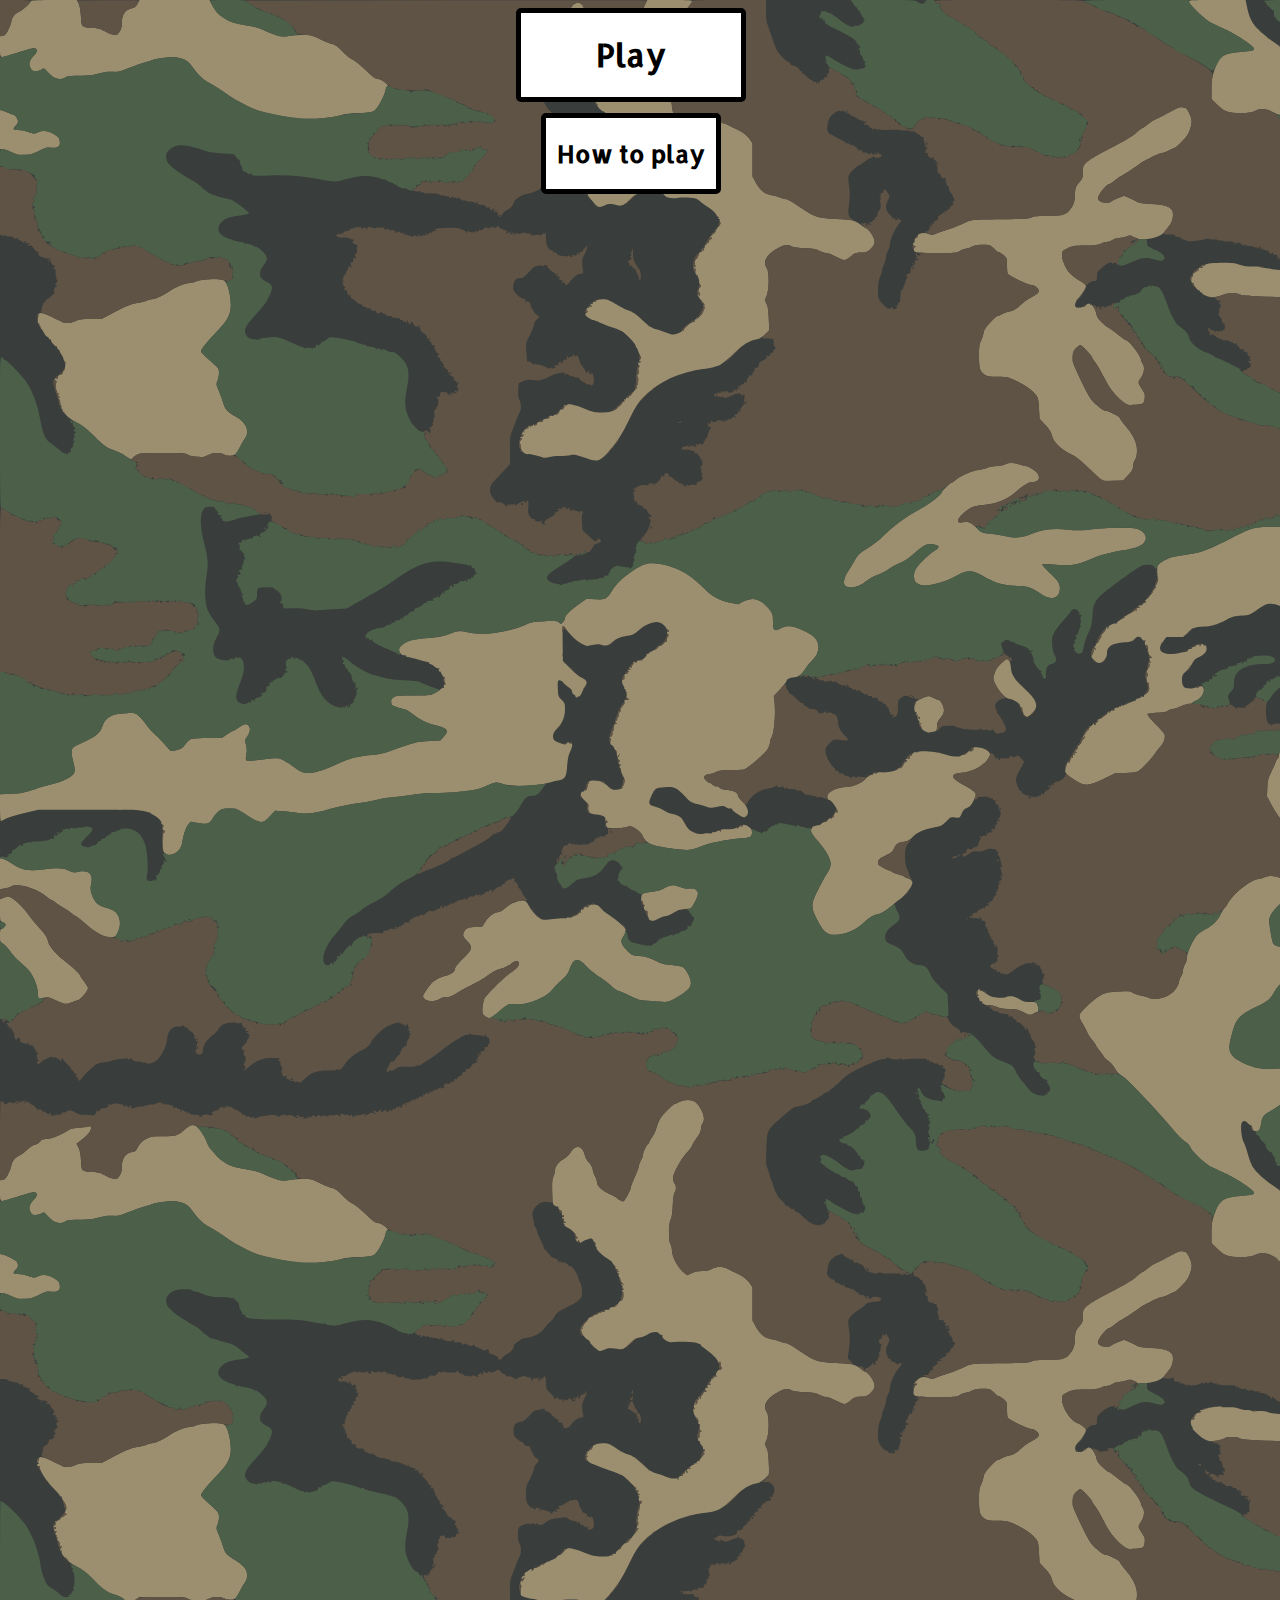
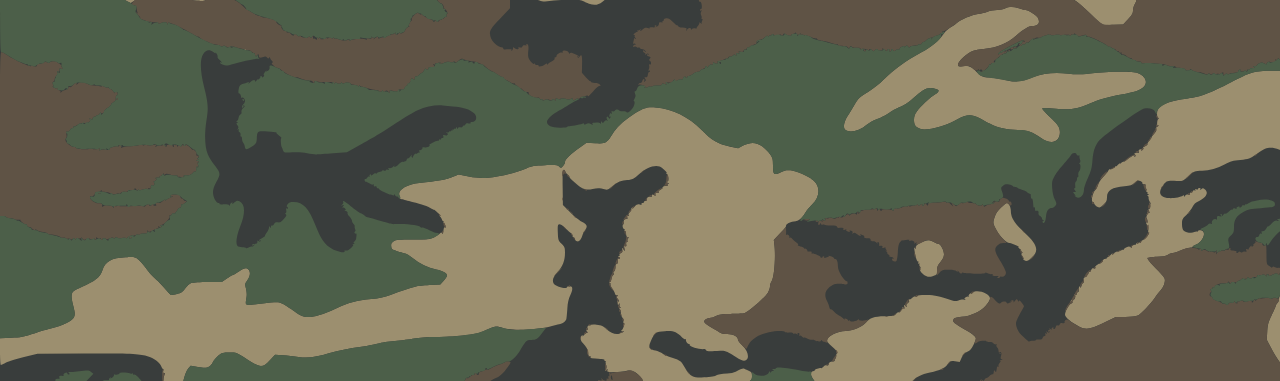
<file: index.html>
<!DOCTYPE html>
<html>
    <link rel="stylesheet" href="style.css">
    <head>
        <title>Infiltrator | Menu</title>
    </head>
    <div class="grid">
        <a id="play" class="menubutton" href="game.html">
            <h1 class="center">Play</h1>
        </a>
        <a id="howtoplay" class="menubutton" href="howtoplay.html">
            <h2 class="center">How to play</h2>
        </a>
    </div>

</html>
</file>
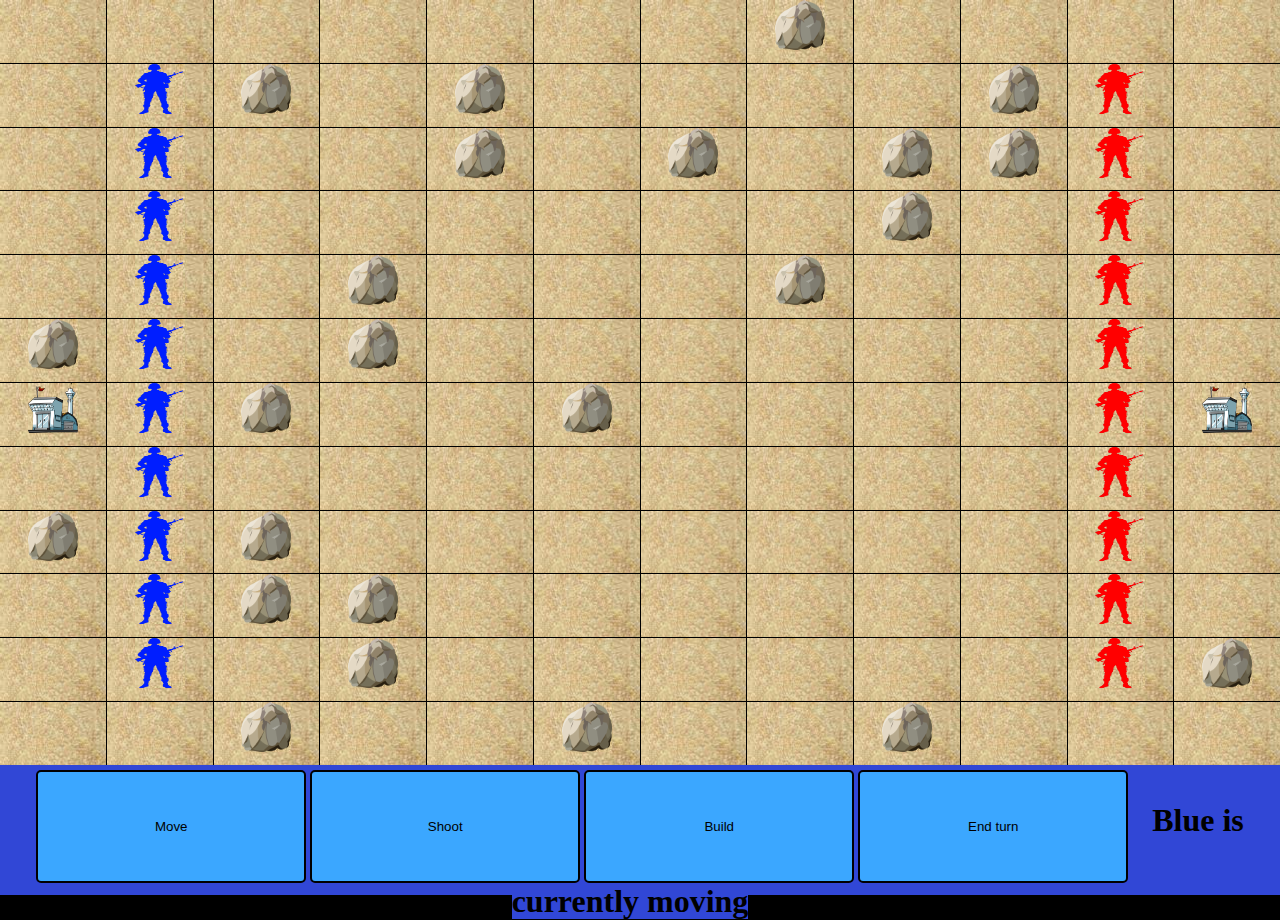
<file: game.html>
<!DOCTYPE html>
<html>
    <link rel="stylesheet" href="game.css">
    <head>
        <title>Infiltrator</title>
    </head>
    <body id="gamegrid">
    </body>
    <div id="turncontrol">
        <button class="phasebutton" onclick="newphase('moving')">Move</button>
        <button class="phasebutton" onclick="newphase('shooting')">Shoot</button>
        <button class="phasebutton" onclick="newphase('building')">Build</button>
        <button class="phasebutton" onclick="finishturn()">End turn</button>
        <h1 id="status"><span id="player">Blue</span> is currently <span id="currentphase">moving</span></h1>
    </div>
    <div id="bluebase" class="baseHP">
        <p id="bluehp">10</p>
    </div>
    <div id="redbase" class="baseHP">
        <p id="redhp">10</p>
    </div>
    <script src="infiltrator.js"></script>
</html>
</file>
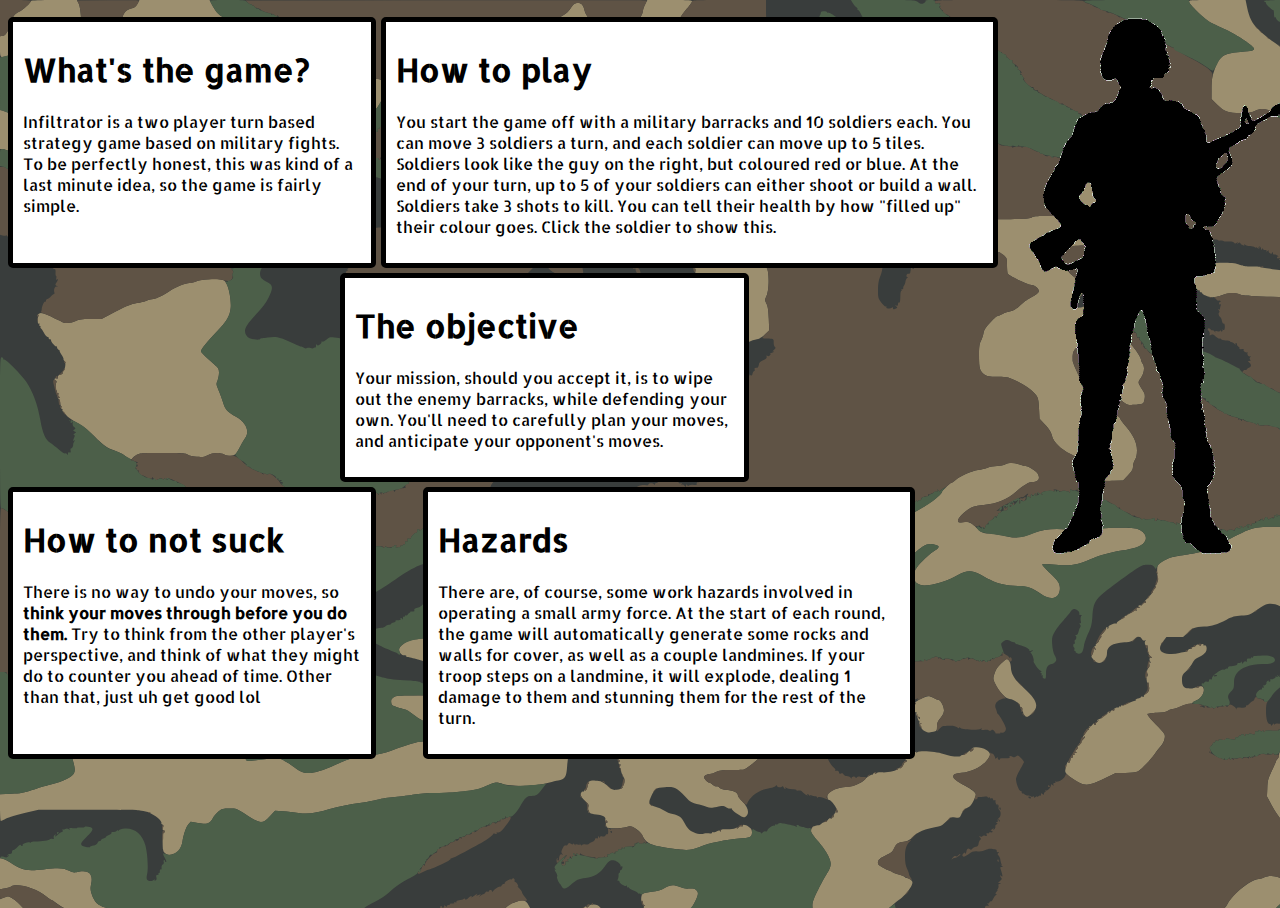
<file: howtoplay.html>
<!DOCTYPE html>
<html>
    <link rel="stylesheet" href="style.css">
    <link rel="stylesheet" href="howtoplay.css">
    <head>
        <title>Infiltrator | How to play</title>
    </head>
    <body class="grid">
        <div id="whatsthegame" class="textdisplay">
            <h1>What's the game?</h1>
            <p>Infiltrator is a two player turn based strategy game based on military fights. To be perfectly honest, this was kind of a last minute idea, so the game is fairly simple.</p>
        </div>
        <div id="objective" class="textdisplay">
            <h1>The objective</h1>
            <p>Your mission, should you accept it, is to wipe out the enemy barracks, while defending your own. You'll need to carefully plan your moves, and anticipate your opponent's moves.</p>
        </div>
        <div id="howtoplaytext" class="textdisplay">
            <h1>How to play</h1>
            <p>You start the game off with a military barracks and 10 soldiers each. You can move 3 soldiers a turn, and each soldier can move up to 5 tiles. Soldiers look like the guy on the right, but coloured red or blue. At the end of your turn, up to 5 of your soldiers can either shoot or build a wall. Soldiers take 3 shots to kill. You can tell their health by how "filled up" their colour goes. Click the soldier to show this.</p>
        </div>
        <div id="howtowin" class="textdisplay">
            <h1>How to not suck</h1>
            <p>There is no way to undo your moves, so <span class="bold">think your moves through before you do them.</span> Try to think from the other player's perspective, and think of what they might do to counter you ahead of time. Other than that, just uh get good lol</p>
        </div>
        <div id="hazards" class="textdisplay">
            <h1>Hazards</h1>
            <p>There are, of course, some work hazards involved in operating a small army force. At the start of each round, the game will automatically generate some rocks and walls for cover, as well as a couple landmines. If your troop steps on a landmine, it will explode, dealing 1 damage to them and stunning them for the rest of the turn.</p>
        </div>
        <img id="soldier" src="./images/soldierred0.png" onclick="changehp()">
        <script src="howtoplay.js"></script>
    </body>
</html>
</file>
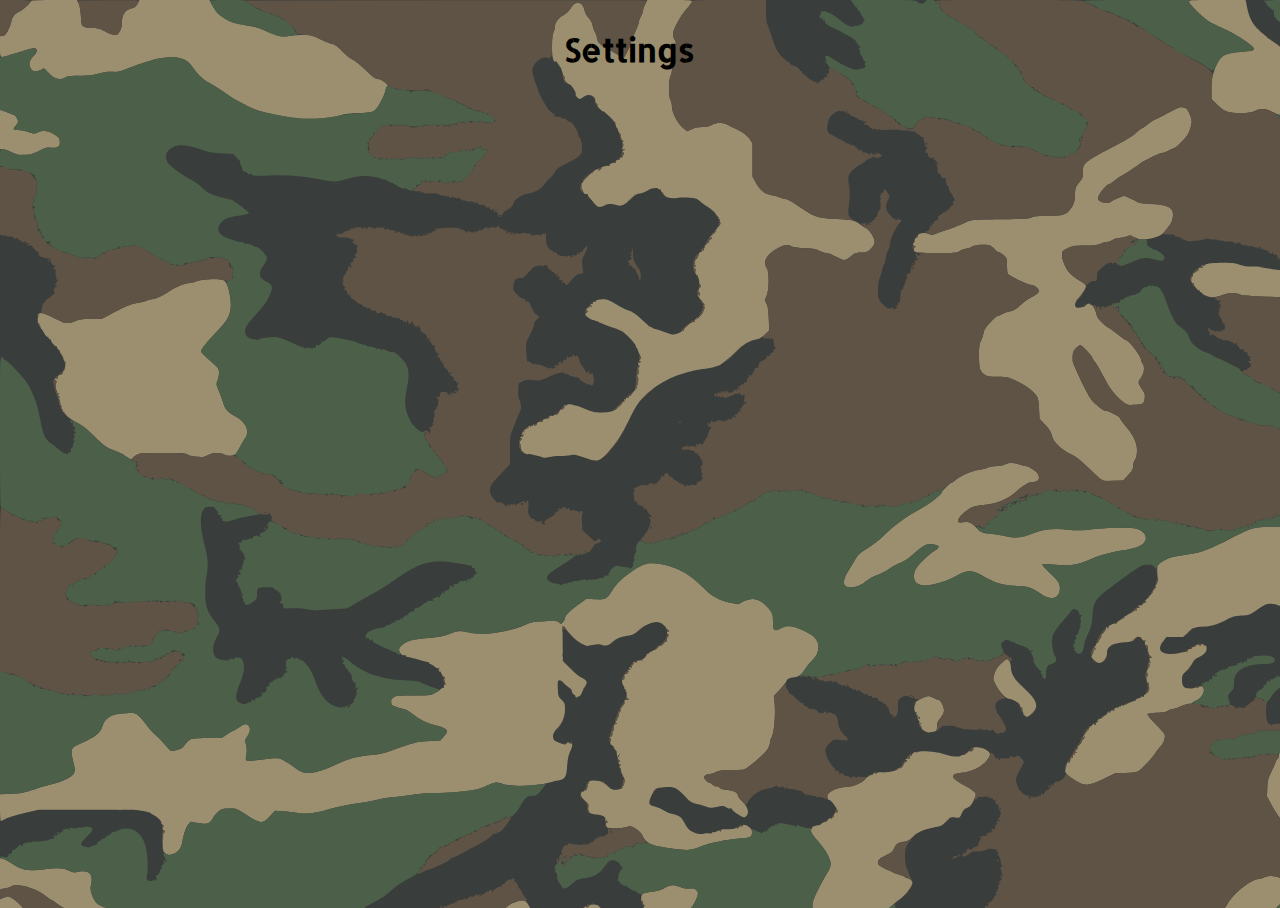
<file: settings.html>
<!DOCTYPE html>
<html>
    <link rel="stylesheet" href="style.css">
    <link rel="stylesheet" href="settings.css">
    <head>
        <title>Infiltrator | Settings</title>
    </head>
    <body class="grid">
        <h1 class="center" id="title">Settings</h1>
    </body>
</html>
</file>
<file: style.css>
@import url('https://fonts.googleapis.com/css2?family=Allerta+Stencil&display=swap');
html{
    height: 100vh;
    width: 100vw;
    overflow: hidden;
}
body{
    height: 100vh;
    width: 100vw;
    background-image: url('./images/camo.svg')
}
.grid{
    display: grid;
    grid-template-columns: repeat(31, 1fr);
    grid-template-rows: repeat(20,1fr);
    justify-items: center;
    grid-gap: 5px;
}
.center{
    align-items: center;
    justify-content: center;
    display: flex;
}
h1{
    font-family: "Allerta Stencil";
}
.menubutton{
    font-family: "Allerta Stencil";
    background-color: white;
    margin-left: 20px;
    margin-right: 20px;
    padding-left: 10px;
    padding-right: 10px;
    border-radius: 5px;
    border: 5px solid black;
    cursor: pointer;
}
#play{
    width: 200px;
    grid-column: 15/17;
}
#play:hover{
    font-size: 20px;
    border-radius: 7px;
    border-width: 7px;
    width: 300px;
}
#howtoplay{
    width: 150px;
    grid-row: 2;
    grid-column: 15/17;
    align-self: center;
    justify-self: center;
}
#howtoplay:hover{
    width: 190px;
    font-size: 20px;
    border-radius: 7px;
    border-width: 7px;
}
a{
    text-decoration: none;
    color: black;
}
</file>
<file: game.css>
@import url('https://fonts.googleapis.com/css2?family=Allerta+Stencil&display=swap');
html{
    margin: 0;
    height: 100%;
    width: 100%;
}
body{
    margin: 0;
    height: 100%;
    width: 100%;
    background-color: black;
}
#gamegrid{
    background-color: black;
    margin: 0;
    height: 85%;
    width: 100%;
    display: grid;
    grid-template-rows: repeat(12, 1fr);
    grid-template-columns: repeat(12, 1fr);
    grid-gap: 1px;
}
#gamegrid *{
    min-height: 50px;
    background-color: rgb(184, 159, 33);
    background-image: url('./images/sand.jpg');
    text-align: center;
}
.gamesprite{
    height: 50px;
    width: 50px;
    justify-self: center;
    align-self: center;
}
.bad{
    background-color: red !important;
    background-image: none !important;
}
.green{
    background-color: green !important;
    background-image: none !important;
}
.selected{
    outline-style: solid;
    outline-color: green;
    outline-width: 5px;
    outline-offset: 0;
    background-color: green;
}
#turncontrol{
    position: absolute;
    justify-self: center;
    margin-top: 85vh;
    background-color: rgb(49, 71, 214);
    height: 13.3vh;
    width: 99.34vw;
    padding: 5px;
    background-image: none;
}
#turncontrol *{
    background-color: rgb(49,71,214);
    background-image: none;
}
#turncontrol button{
    background-color: rgb(59, 167, 255);
    border-radius: 5px;
    border: 2px solid black;
}
.phasebutton{
    height: 12.5vh;
    width: 30vh;
}
#bluebase{
    position: absolute;
    width: 50px;
    height: 10px;
    margin-top: 35vh;
    margin-left: 2.5vw;
    background-color: transparent;
    padding: 0px;
    background-image: none;
}
#bluebase *{
    background-color: transparent;
    color: transparent;
    font-size: 25px;
    cursor: default;
    background-image: none;
}
#bluebase *:hover{
    color: black;
}
#redbase{
    position: absolute;
    width: 50px;
    height: 10px;
    margin-top: 35vh;
    margin-left: 93vw;
    background-color: transparent;
    padding: 0px;
    background-image: none;
}
#redbase *{
    background-color: transparent;
    color: transparent;
    font-size: 25px;
    cursor: default;
    background-image: none;
}
#redbase *:hover{
    color: black;
}
button:hover{
    cursor: pointer;
}
#status{
    display: inline;
    margin-left: 20px;
    margin-right: 20px;
}
</file>
<file: howtoplay.css>
html{
    font-family: "Allerta Stencil";
}
#title{
    width: 200px;
    grid-column: 15/17;
}
.textdisplay{
    background-color: white;
    padding: 10px;
    padding-top: 5px;
    border: 5px solid black;
    border-radius: 5px;
}
#whatsthegame{
    grid-row: 2/3;
    grid-column: 1/10;

}
#objective{
    grid-row: 3/4;
    grid-column: 9/19;
}
#howtoplaytext{
    grid-row: 2/3;
    grid-column: 10/25;
}
#howtowin{
    grid-row: 4/5;
    grid-column: 1/10;
}
#hazards{
    grid-row: 4/5;
    grid-column: 11/23;
}
#soldier{
    grid-row: 2/20;
    grid-column: 27/31;
}
.bold{
    font-weight: bold;
}
</file>
<file: settings.css>
#title{
    width: 200px;
    grid-column: 15/17;
}
</file>
